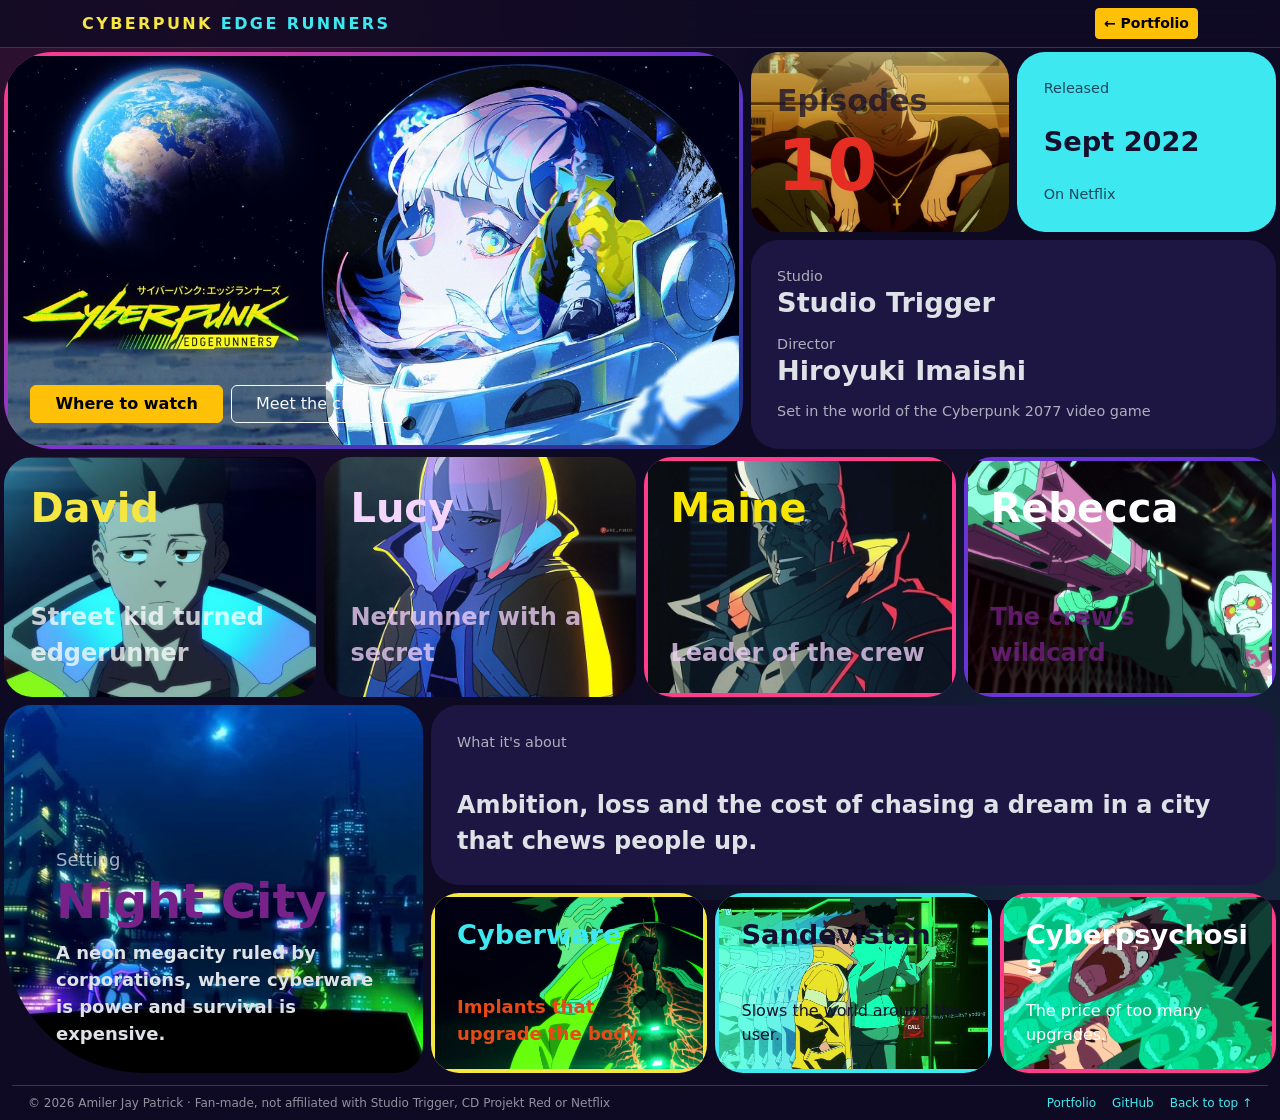
<file: ACT_1/index.html>
<!doctype html>
<html lang="en">

<head>
    <meta charset="utf-8">
    <meta name="viewport" content="width=device-width, initial-scale=1">
    <title>Cyberpunk: Edgerunners</title>
    <link href="https://cdn.jsdelivr.net/npm/bootstrap@5.3.8/dist/css/bootstrap.min.css" rel="stylesheet"
        integrity="sha384-sRIl4kxILFvY47J16cr9ZwB07vP4J8+LH7qKQnuqkuIAvNWLzeN8tE5YBujZqJLB" crossorigin="anonymous">
    <style>
        :root {
            --yellow: #f5e642;
            --cyan: #3ee8f0;
            --magenta: #ff3d8b;
            --violet: #6a35d8;
            --ink: #14102e;
        }

        body {
            background-color: #0f0a24;
            background-image: radial-gradient(circle at 15% 0%, rgba(255, 61, 139, .18), transparent 40%),
                radial-gradient(circle at 90% 100%, rgba(62, 232, 240, .14), transparent 40%);
            background-attachment: fixed;
        }

        .card {
            min-height: 180px;
            border: 0;
            border-radius: 28px;
            overflow: hidden;
            position: relative;
            background-color: #1d1642;
        }

        .card-body {
            display: flex;
            flex-direction: column;
            justify-content: space-between;
            padding: 1.4rem;
            position: relative;
            z-index: 1;
        }

        /* solid colour cards: dark text on bright backgrounds */
        .bg-y {
            background-color: var(--yellow);
            color: var(--ink);
        }

        .bg-c {
            background-color: var(--cyan);
            color: var(--ink);
        }

        .bg-m {
            background-color: var(--magenta);
            color: #fff;
        }

        .bg-v {
            background-color: var(--violet);
            color: #fff;
        }

        .bg-hero {
            background: linear-gradient(145deg, var(--magenta) 0%, var(--violet) 55%, #1a2f7a 100%);
            color: #fff;
        }

        .label {
            font-size: .9rem;
            opacity: .75;
        }

        .value {
            font-size: 1.7rem;
            font-weight: 700;
            line-height: 1.1;
        }

        .value.big {
            font-size: 4.5rem;
        }

        .card.crew {
            min-height: 240px;
        }
    </style>
</head>

<body data-bs-theme="dark">
    <header class="sticky-top"
        style="background: rgba(15,10,36,.8); backdrop-filter: blur(10px); border-bottom: 1px solid rgba(62,232,240,.25); z-index: 10;">
        <div class="container d-flex align-items-center justify-content-between py-2">
            <a href="#" class="fw-bold text-decoration-none" style="letter-spacing: .15em; color: #f5e642;">CYBERPUNK <span
                    style="color: #3ee8f0;">EDGE RUNNERS</span></a>
            <a href="https://patrick-star-662006.github.io/" class="btn btn-warning btn-sm fw-bold">← Portfolio</a>
        </div>
    </header>
    <div class="container-fluid">

        <!-- Row 1: hero + quick stats -->
        <div class="row">
            <div class="col-12 col-lg-7 p-1">
                <div class="card bg-hero p-1 h-100" style="border-radius: 48px;">
                    <div class="card-body justify-content-end"
                        style="min-height: 380px; background-image: url(assets/cb2c802dad03c35278e2bf33789b4c77.jpg ); background-size: cover; background-position: bottom; background-repeat: no-repeat; ">
                        <div class="d-flex gap-2 flex-wrap">
                            <a class="btn btn-warning fw-bold px-4" href="https://www.netflix.com" target="_blank"
                                rel="noopener">Where to watch</a>
                            <a class="btn btn-outline-light px-4" href="#crew">Meet the crew</a>
                        </div>
                    </div>
                </div>
            </div>

            <div class="col-12 col-lg-5">
                <div class="row">
                    <div class="col-6 p-1">
                        <div class="card bg-y p-1"
                            style="background-image: url(assets/41097d9e2f9f7bfaba785898d48f6d09.jpg); background-size: cover; background-position: center; background-repeat: no-repeat;">
                            <div class="card-body">
                                <div class="label" style="font-size: 30px; font-weight: 900;">Episodes</div>
                                <div class="value big" style="color: #e52d23">10</div>
                            </div>
                        </div>
                    </div>
                    <div class="col-6 p-1">
                        <div class="card bg-c p-1">
                            <div class="card-body">
                                <div class="label">Released</div>
                                <div class="value">Sept 2022</div>
                                <div class="label">On Netflix</div>
                            </div>
                        </div>
                    </div>
                </div>

                <div class="row">
                    <div class="col-12 p-1">
                        <div class="card p-1">
                            <div class="card-body">
                                <div class="d-flex justify-content-between flex-wrap gap-3">
                                    <div>
                                        <div class="label">Studio</div>
                                        <div class="value">Studio Trigger</div>
                                    </div>
                                    <div>
                                        <div class="label">Director</div>
                                        <div class="value">Hiroyuki Imaishi</div>
                                    </div>
                                </div>
                                <div class="label mt-3">Set in the world of the Cyberpunk 2077 video game</div>
                            </div>
                        </div>
                    </div>
                </div>
            </div>
        </div>

        <!-- Row 2: the crew -->
        <div class="row" id="crew">
            <div class="col-12 col-sm-6 col-lg-3 p-1">
                <div class="card crew bg-y p-1"
                    style="background-image: url(assets/David.jpg); background-size: cover; background-position: center; background-repeat: no-repeat;">
                    <!--<div class="initial">D</div>--><!---->
                    <div class="card-body">
                        <div class="display-6 fw-bold" style="color: #f5e642;">David</div>
                        <div class="label" style="font-size: x-large; font-weight: 900; color: #fff;">Street kid turned
                            edgerunner</div>
                    </div>
                </div>
            </div>
            <div class="col-12 col-sm-6 col-lg-3 p-1">
                <div class="card crew bg-c p-1"
                    style="background-image: url(assets/Lucy.jpg); background-size: cover; background-position: center;">
                    <!--<div class="initial">L</div>-->
                    <div class="card-body">
                        <div class="display-6 fw-bold" style="color: #f4d5fd;">Lucy</div>
                        <div class="label" style="color: #f4d5fd; font-size: x-large; font-weight: 900;">Netrunner with
                            a secret</div>
                    </div>
                </div>
            </div>
            <div class="col-12 col-sm-6 col-lg-3 p-1">
                <div class="card crew bg-m p-1">
                    <!--<div class="initial">M</div>-->
                    <div class="card-body"
                        style="background-image: url(assets/Mane\ -Cyberpsychosis.jpg); background-size: cover; background-position: center;">
                        <div class="display-6 fw-bold" style="color: #f8e602;">Maine</div>
                        <div class="label" style="color: #f4d5fd; font-size: x-large; font-weight: 900;">Leader of the
                            crew</div>
                    </div>
                </div>
            </div>
            <div class="col-12 col-sm-6 col-lg-3 p-1">
                <div class="card crew bg-v p-1">
                    <!--<div class="initial">R</div>-->
                    <div class="card-body"
                        style="background-image: url(assets/Rebecca.jpg); background-position: center; background-size: cover;">
                        <div class="display-6 fw-bold">Rebecca</div>
                        <div class="label" style="color: #772289; font-size: x-large; font-weight: 900;">The crew's
                            wildcard</div>
                    </div>
                </div>
            </div>
        </div>

        <!-- Row 3: Night City + themes and tech -->
        <div class="row">
            <div class="col-12 col-lg-4 p-1">
                <div class="card p-1 h-100"
                    style="border-radius: 28px 28px 28px 140px; background: linear-gradient(200deg, #1a2f7a, #1d1642 70%); background-image: url(assets/Lucy\ and\ David\ Cyberpunk\ Edgerunners.jpg); background-position: center; background-size: cover;">
                    <div class="card-body justify-content-end ps-5">
                        <div class="label" style=" font-size: large; ">Setting</div>
                        <div class="display-5 fw-bold" style="font-weight: 900; color: #772289;">Night City</div>
                        <p class="mb-0 mt-2" style="font-weight: 900; font-size: large;">A neon megacity ruled by
                            corporations, where cyberware is power
                            and survival is expensive.</p>
                    </div>
                </div>
            </div>
            <div class="col-12 col-lg-8">
                <div class="row">
                    <div class="col-12 p-1">
                        <div class="card p-1">
                            <div class="card-body">
                                <div class="label">What it's about</div>
                                <div class="fs-4 fw-semibold">Ambition, loss and the cost of chasing a dream in a city
                                    that chews people up.</div>
                            </div>
                        </div>
                    </div>
                </div>
                <div class="row">
                    <div class="col-12 col-md-4 p-1">
                        <div class="card bg-y p-1">
                            <div class="card-body"
                                style="background-image: url(assets/Implant.jpg); background-position: center; background-size: cover;">
                                <div class="value" style="color: #3ee8f0;">Cyberware</div>
                                <div style="color: #e94916; font-weight: 900; font-size: large;">Implants that upgrade
                                    the body.</div>
                            </div>
                        </div>
                    </div>
                    <div class="col-12 col-md-4 p-1">
                        <div class="card bg-c p-1">
                            <div class="card-body"
                                style="background-image: url(assets/San.jpg); background-position: center; background-size: cover;">
                                <div class="value">Sandevistan</div>
                                <div>Slows the world around the user.</div>
                            </div>
                        </div>
                    </div>
                    <div class="col-12 col-md-4 p-1">
                        <div class="card bg-m p-1">
                            <div class="card-body"
                                style="background-image: url(assets/Cyberpunk_\ Edgerunners.jpg); background-position: center; background-size: cover;">
                                <div class="value">Cyberpsychosis</div>
                                <div>The price of too many upgrades.</div>
                            </div>
                        </div>
                    </div>
                </div>
            </div>
        </div>

        <footer class="d-flex flex-wrap justify-content-between align-items-center gap-2 mt-2 px-3 py-2"
            style="border-top: 1px solid rgba(62,232,240,.25); font-size: .75rem; color: rgba(255,255,255,.55);">
            <span>© 2026 Amiler Jay Patrick · Fan-made, not affiliated with Studio Trigger, CD Projekt Red or
                Netflix</span>
            <span class="d-flex gap-3">
                <a href="https://patrick-star-662006.github.io/"
                    style="color: #3ee8f0; text-decoration: none;">Portfolio</a>
                <a href="https://github.com/Patrick-Star-662006" target="_blank" rel="noopener"
                    style="color: #3ee8f0; text-decoration: none;">GitHub</a>
                <a href="#" style="color: #3ee8f0; text-decoration: none;">Back to top ↑</a>
            </span>
        </footer>

    </div>
    <script src="https://cdn.jsdelivr.net/npm/bootstrap@5.3.8/dist/js/bootstrap.bundle.min.js"
        integrity="sha384-FKyoEForCGlyvwx9Hj09JcYn3nv7wiPVlz7YYwJrWVcXK/BmnVDxM+D2scQbITxI"
        crossorigin="anonymous"></script>
</body>

</html>
</file>
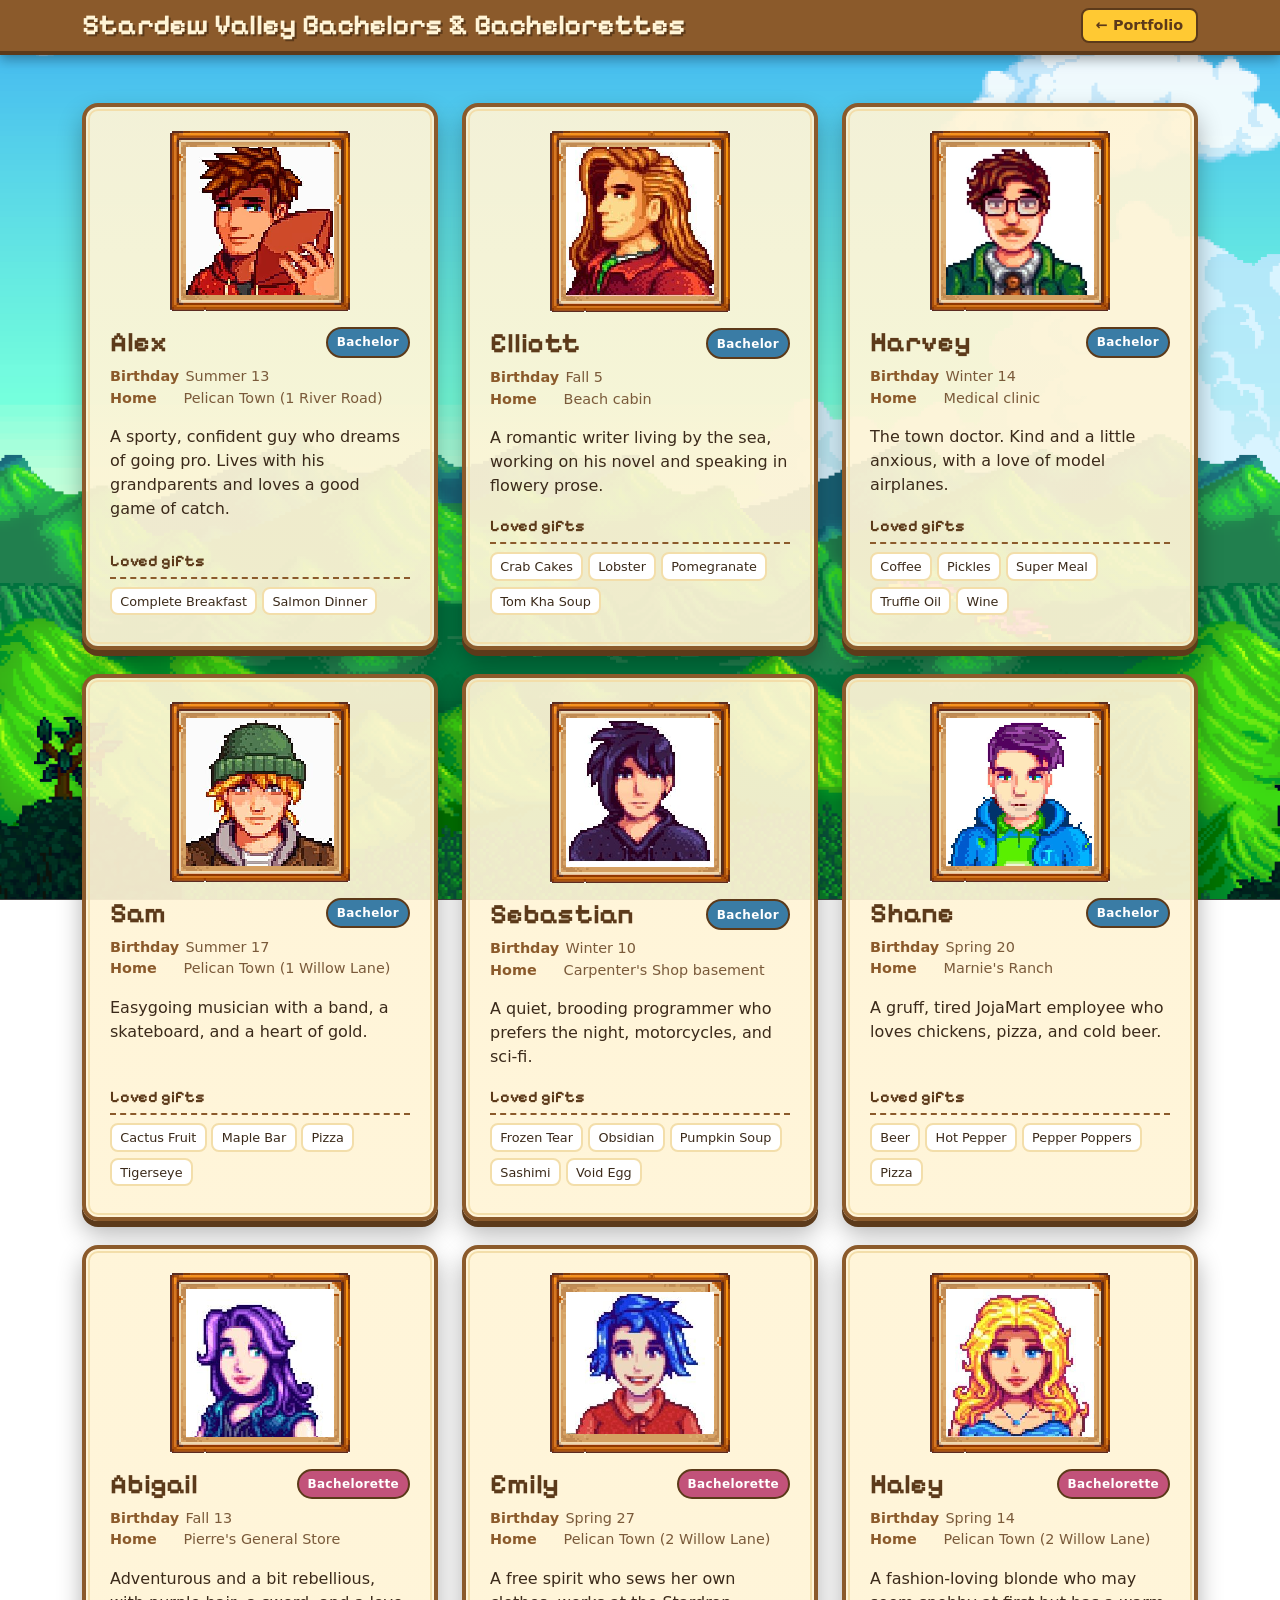
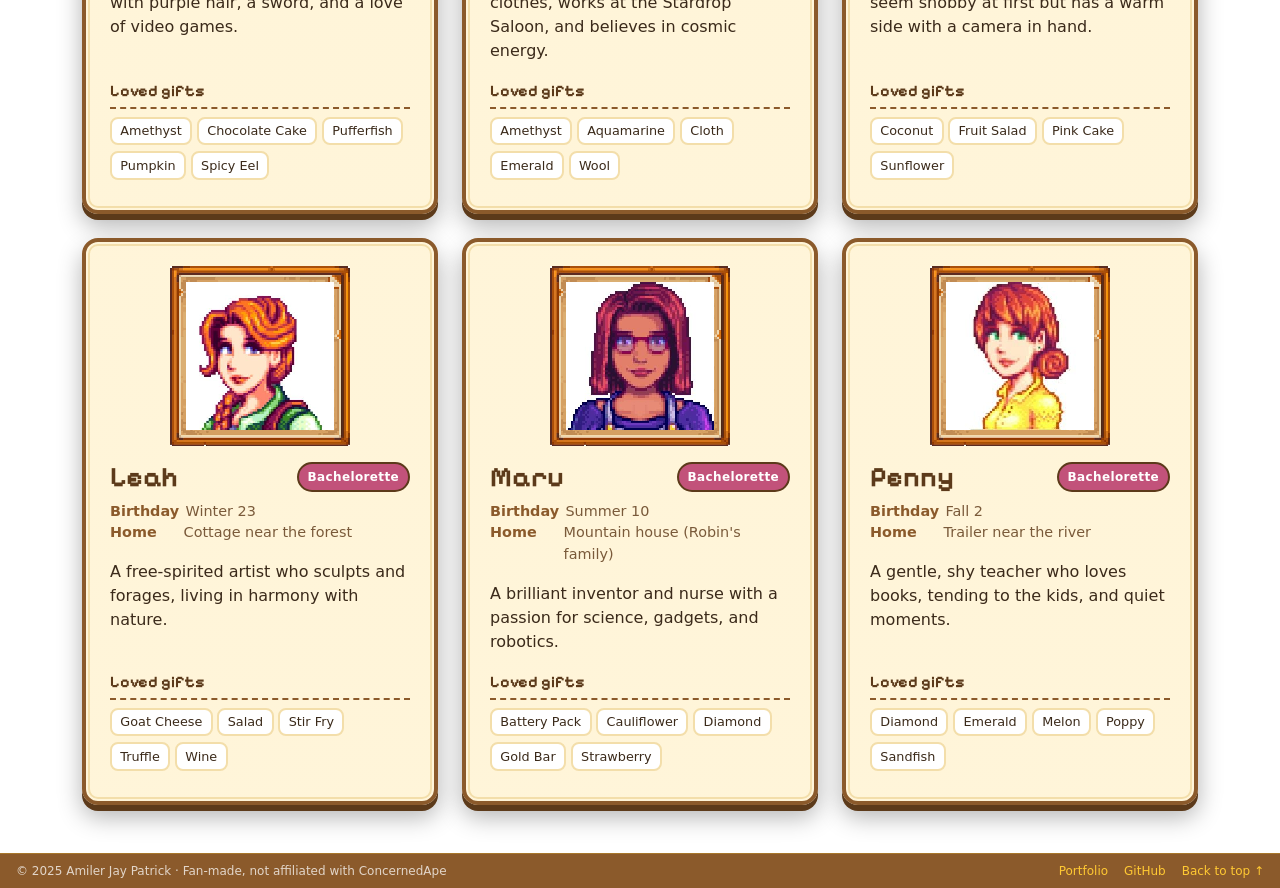
<file: ACT_2/index.html>
<!doctype html>
<html lang="en" data-bs-theme="light">

<head>
  <title>Stardew Valley Bachelors & Bachelorettes</title>
  <meta charset="utf-8" />
  <meta name="viewport" content="width=device-width, initial-scale=1" />

  <link href="https://cdn.jsdelivr.net/npm/bootstrap@5.3.8/dist/css/bootstrap.min.css" rel="stylesheet"
    integrity="sha384-sRIl4kxILFvY47J16cr9ZwB07vP4J8+LH7qKQnuqkuIAvNWLzeN8tE5YBujZqJLB" crossorigin="anonymous" />
  <link href="https://fonts.googleapis.com/css2?family=Pixelify+Sans:wght@500;700&display=swap" rel="stylesheet" />

  <style>
    :root {
      --parchment: #fff4d6;
      --parchment-dark: #f3deaa;
      --wood: #8b5a2b;
      --wood-dark: #5c3a1a;
      --ink: #3b2a1a;
    }

    body {
      background: url('images/BG.png') center / cover no-repeat fixed;
      font-family: system-ui, sans-serif;
      font-size: 16px;
      color: var(--ink);
      display: flex;
      flex-direction: column;
      min-height: 100vh;
    }

    .site-header {
      position: sticky;
      top: 0;
      z-index: 1030;
      background: var(--wood);
      border-bottom: 4px solid var(--wood-dark);
      box-shadow: 0 4px 12px rgba(0, 0, 0, .35);
    }

    .site-header .page-title {
      margin: 0;
      font-family: 'Pixelify Sans', sans-serif;
      font-weight: 700;
      font-size: clamp(1.1rem, 3vw, 1.8rem);
      color: var(--parchment);
      text-shadow: 2px 2px 0 var(--wood-dark);
    }

    .btn-portfolio {
      font-weight: 600;
      font-size: .9rem;
      white-space: nowrap;
      color: var(--wood-dark);
      background: #ffc933;
      border: 2px solid var(--wood-dark);
      border-radius: .5rem;
      padding: .3rem .8rem;
      text-decoration: none;
    }

    .btn-portfolio:hover {
      background: #ffd95e;
      color: var(--wood-dark);
    }

    .site-footer {
      background: var(--wood);
      border-top: 4px solid var(--wood-dark);
      color: var(--parchment);
      font-size: .9rem;
      text-align: center;
      padding: 1rem;
    }

    .stardew-card {
      position: relative;
      overflow: hidden;
      background:
        linear-gradient(rgba(255, 244, 214, .93), rgba(255, 244, 214, .93));
      border: 4px solid var(--wood);
      outline: 2px solid var(--parchment-dark);
      outline-offset: -8px;
      border-radius: 1rem;
      box-shadow: 0 6px 0 var(--wood-dark), 0 12px 24px rgba(0, 0, 0, .3);
      transition: transform .15s ease, box-shadow .15s ease;
    }

    .stardew-card:hover {
      transform: translateY(-4px);
      box-shadow: 0 10px 0 var(--wood-dark), 0 18px 28px rgba(0, 0, 0, .35);
    }

    .portrait {
      width: 180px;
      aspect-ratio: 1 / 1;
      background: url('images/frame.png') center / 100% 100% no-repeat;
      image-rendering: pixelated;
    }

    .portrait img {
      object-fit: contain;
      image-rendering: pixelated;
    }

    .char-name {
      font-family: 'Pixelify Sans', sans-serif;
      font-weight: 700;
      font-size: 1.75rem;
      line-height: 1.1;
      color: var(--wood-dark);
    }

    .type-badge {
      font-size: .75rem;
      font-weight: 600;
      letter-spacing: .03em;
      padding: .35em .75em;
      border-radius: 999px;
      border: 2px solid var(--wood-dark);
      color: #fff;
      white-space: nowrap;
    }

    .type-bachelor {
      background: #3a7ca5;
    }

    .type-bachelorette {
      background: #c2527a;
    }

    .meta {
      font-size: .9rem;
      color: #7a5a3a;
    }

    .meta-row {
      display: flex;
      gap: .4rem;
      align-items: baseline;
    }

    .meta-label {
      font-weight: 700;
      color: var(--wood);
      min-width: 4.2rem;
    }

    .desc {
      line-height: 1.5;
    }

    .gifts-title {
      font-family: 'Pixelify Sans', sans-serif;
      font-weight: 700;
      color: var(--wood-dark);
      border-bottom: 2px dashed var(--wood);
      padding-bottom: .25rem;
      margin-bottom: .5rem;
    }

    .gift {
      display: inline-block;
      margin: 0 .3rem .4rem 0;
      padding: .2em .65em;
      font-size: .8rem;
      color: var(--ink);
      background: #fff;
      border: 2px solid var(--parchment-dark);
      border-radius: .5rem;
    }
  </style>
</head>

<body>
  <header class="site-header">
    <div class="container d-flex justify-content-between align-items-center gap-3 py-2">
      <h1 class="page-title">Stardew Valley Bachelors &amp; Bachelorettes</h1>
      <a href="https://patrick-star-662006.github.io/" class="btn-portfolio">&larr; Portfolio</a>
    </div>
  </header>

  <main class="container py-5">
    <div class="row g-4" id="parent"></div>
  </main>

  <footer class="site-footer d-flex flex-wrap justify-content-between align-items-center gap-2 mt-auto px-3 py-2"
    style="border-top: 1px solid rgba(255,201,51,.25); font-size: .75rem; color: rgba(255,255,255,.75);">
    <span>© 2025 Amiler Jay Patrick · Fan-made, not affiliated with ConcernedApe</span>
    <span class="d-flex gap-3">
      <a href="https://patrick-star-662006.github.io/" style="color: #ffc933; text-decoration: none;">Portfolio</a>
      <a href="https://github.com/Patrick-Star-662006" target="_blank" rel="noopener"
        style="color: #ffc933; text-decoration: none;">GitHub</a>
      <a href="#" style="color: #ffc933; text-decoration: none;">Back to top ↑</a>
    </span>
  </footer>


  <script src="https://cdn.jsdelivr.net/npm/bootstrap@5.3.8/dist/js/bootstrap.bundle.min.js"
    integrity="sha384-FKyoEForCGlyvwx9Hj09JcYn3nv7wiPVlz7YYwJrWVcXK/BmnVDxM+D2scQbITxI"
    crossorigin="anonymous"></script>

  <script>
    var elParent = document.getElementById("parent");

    fetch("people.json")
      .then(function (response) {
        return response.json();
      })
      .then(function (people) {
        var html = "";

        for (var i = 0; i < people.length; i++) {
          var gifts = "";
          var image = "";
          var typeClass = String(people[i].type).toLowerCase() === "bachelorette"
            ? "type-bachelorette"
            : "type-bachelor";

          if (people[i].image) {
            image = `<div class="portrait mx-auto mb-3 p-3">
                <img src="` + people[i].image + `" alt="Portrait of ` + people[i].name + `"
                  class="w-100 h-100" onerror="this.style.display='none'">
              </div>`;
          }

          for (var j = 0; j < people[i].lovedGifts.length; j++) {
            gifts += `<span class="gift">` + people[i].lovedGifts[j] + `</span>`;
          }

          html +=
            `<div class="col-12 col-md-6 col-lg-4">
              <div class="stardew-card p-4 h-100 d-flex flex-column">
                ` + image + `
                <div class="d-flex justify-content-between align-items-start gap-2">
                  <div class="char-name">` + people[i].name + `</div>
                  <span class="type-badge ` + typeClass + `">` + people[i].type + `</span>
                </div>
                <div class="meta mt-2">
                  <div class="meta-row"><span class="meta-label">Birthday</span><span>` + people[i].birthday + `</span></div>
                  <div class="meta-row"><span class="meta-label">Home</span><span>` + people[i].home + `</span></div>
                </div>
                <div class="desc mt-3">` + people[i].description + `</div>
                <div class="mt-auto pt-3">
                  <div class="gifts-title">Loved gifts</div>
                  ` + gifts + `
                </div>
              </div>
            </div>`;
        }

        elParent.innerHTML = html;
      })
      .catch(function (error) {
        elParent.innerHTML = `<div class="alert alert-danger">Could not load people.json: ` + error + `</div>`;
      });
  </script>
</body>

</html>
</file>
